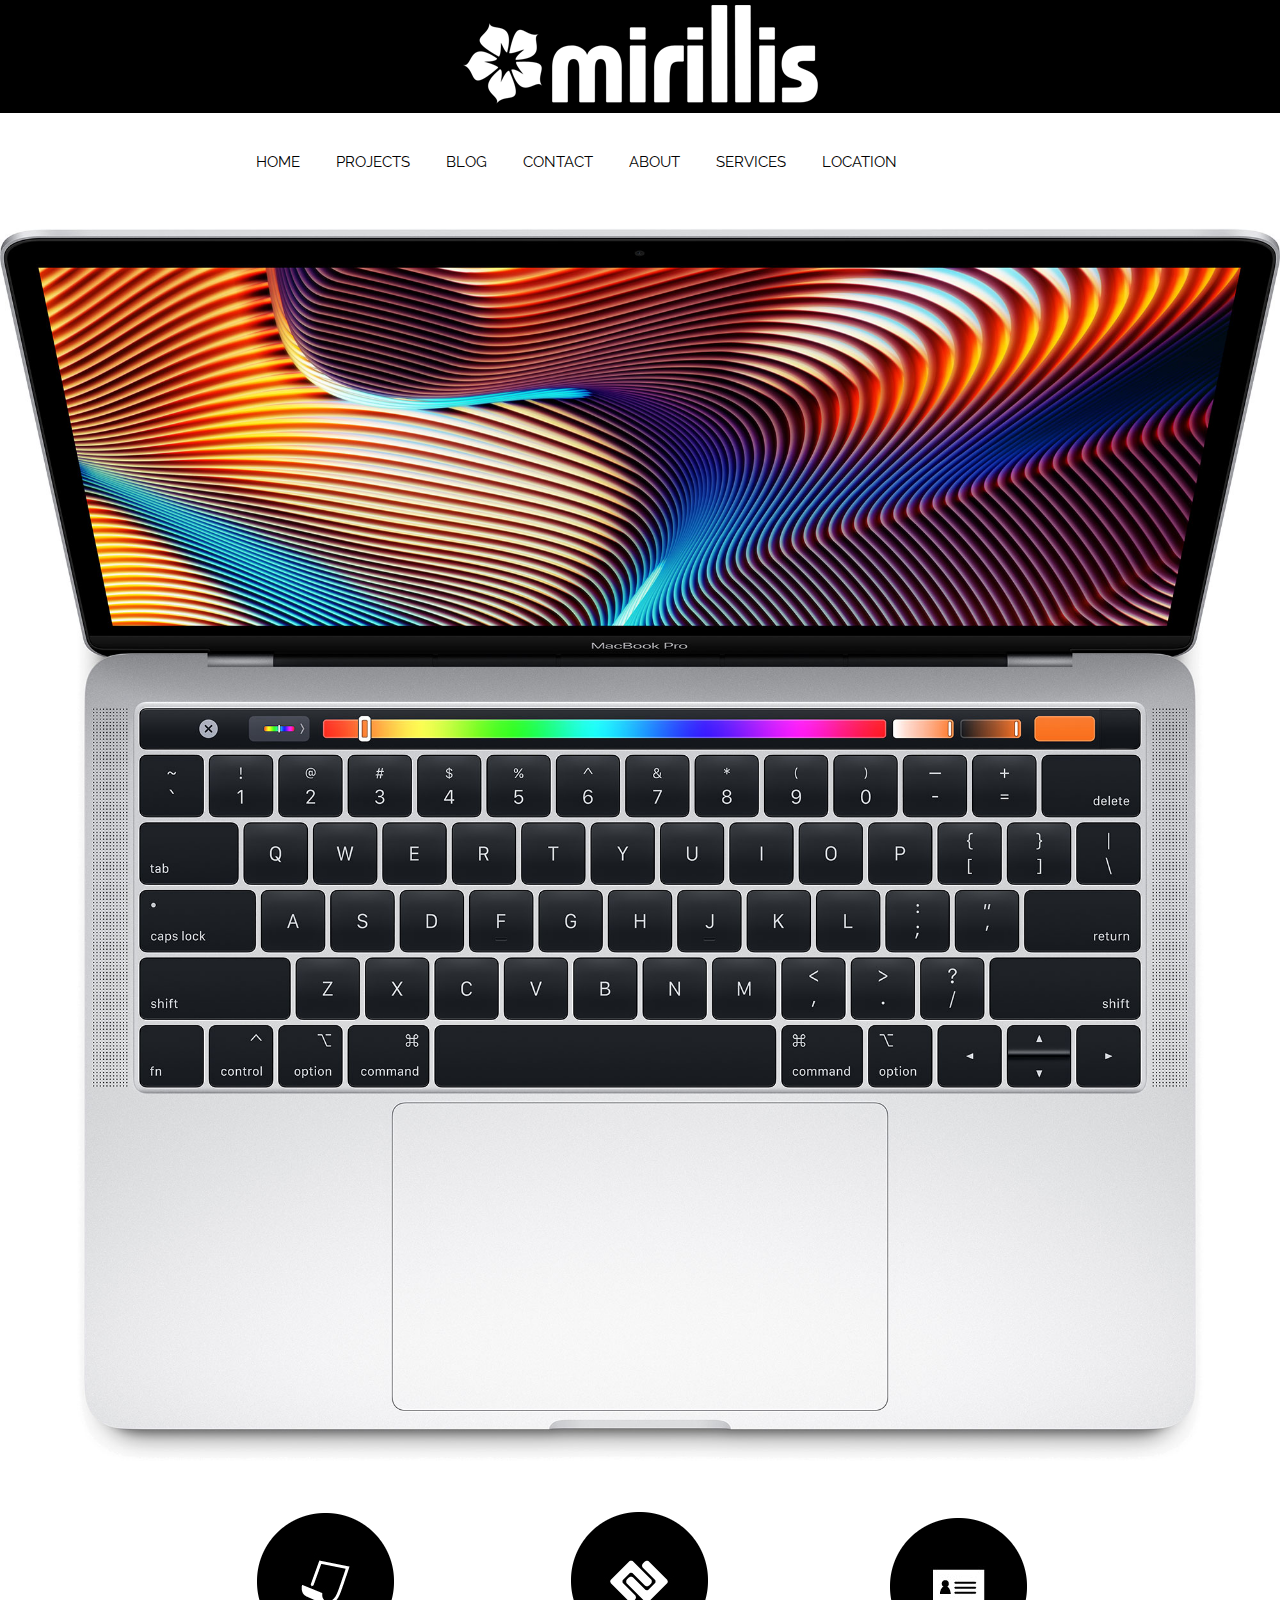
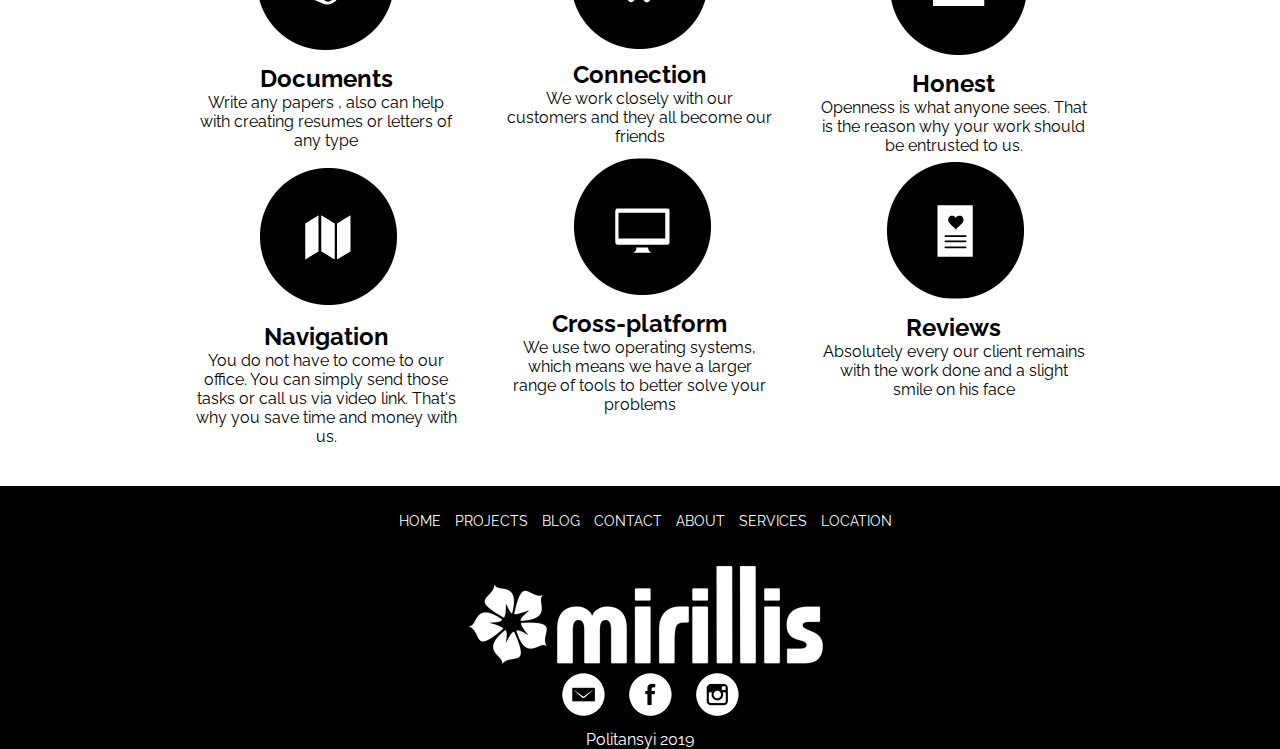
<file: index.html>
<!DOCTYPE html>
<html lang="en">

<head>
    <meta charset="UTF-8">
    <link rel="shortcut icon" href="IMG/Main.png" type="image/png">
    <link rel="stylesheet" href="CSS/main.css">
    <link href="https://fonts.googleapis.com/css?family=Raleway&display=swap" rel="stylesheet">
    <title>Mirralise</title>
</head>

<body>
    <header>
        <div class="logo">
            <a href="index.html"><img class="graficlogo" src="IMG/logo.png" alt="Logo"></a>
        </div>
        <nav>
            <div class="topnav" id="myTopnav">
                <a href="index.html">HOME</a>
                <a href="projects.html">PROJECTS</a>
                <a href="blog.html">BLOG</a>
                <a href="contact.html">CONTACT</a>
                <a href="about.html">ABOUT</a>
                <a href="services.html">SERVICES</a>
                <a href="location.html">LOCATION</a>
                <a id="menu" href="#" class="icon">&#9776;</a>
            </div>
        </nav>
    </header>
    <main>
        <img src="IMG/web_1.jpg" alt="" class="mw-100">
        <div class="advantages__container">
            <div class="advantages">
                <div class="advanteges__item">
                    <img src="IMG/company_icons/1.png" alt="">
                    <h2>Documents</h2>
                    <p>Write any papers , also can help with creating resumes or letters of any type</p>
                </div>
                <div class="advanteges__item">
                    <img src="IMG/company_icons/2.png" alt="">
                    <h2>Connection</h2>
                    <p>We work closely with our customers and they all become our friends</p>
                </div>
                <div class="advanteges__item">
                    <img src="IMG/company_icons/3.png" alt="">
                    <h2>Honest</h2>
                    <p>Openness is what anyone sees. That is the reason why your work should be entrusted to us.</p>
                </div>
                <div class="advanteges__item">
                    <img src="IMG/company_icons/4.png" alt="">
                    <h2>Navigation</h2>
                    <p>You do not have to come to our office. You can simply send those tasks or call us via video link. That's why you save time and money with us.</p>
                </div>
                <div class="advanteges__item">
                    <img src="IMG/company_icons/5.png" alt="">
                    <h2>Cross-platform</h2>
                    <p>We use two operating systems, which means we have a larger range of tools to better solve your problems</p>
                </div>
                <div class="advanteges__item">
                    <img src="IMG/company_icons/6.png" alt="">
                    <h2>Reviews</h2>
                    <p>Absolutely every our client remains with the work done and a slight smile on his face</p>
                </div>
            </div>
        </div>
    </main>
    <footer>
        <nav>
            <a href="index.html">HOME</a>
            <a href="projects.html">PROJECTS</a>
            <a href="blog.html">BLOG</a>
            <a href="contact.html">CONTACT</a>
            <a href="about.html">ABOUT</a>
            <a href="services.html">SERVICES</a>
            <a href="location.html">LOCATION</a>
        </nav>
        <div class="logo">
            <a href="index.html"><img class="graficlogo" src="IMG/logo.png" alt=""></a>
        </div>
        <div class="social">
            <a href="mailto:vanyapolitanskiy@gmail.com" target="blank"><img src="IMG/social_icons/em.png" alt="e-mail"></a>
            <!-Target="blank - Загружает страницу в новое окно бразуера"->
            <a href="https://www.facebook.com/profile.php?id=100008325156085" target="blank"><img src="IMG/social_icons/face.png" alt="facebook"></a>
            <a href="https://www.instagram.com/__politik__/" target="blank"><img src="IMG/social_icons/inst.png" alt="instagram"></a>
        </div>
        <p>Politansyi 2019</p>
    </footer>
    <script src="JS/script.js"></script>
</body>

</html>
</file>
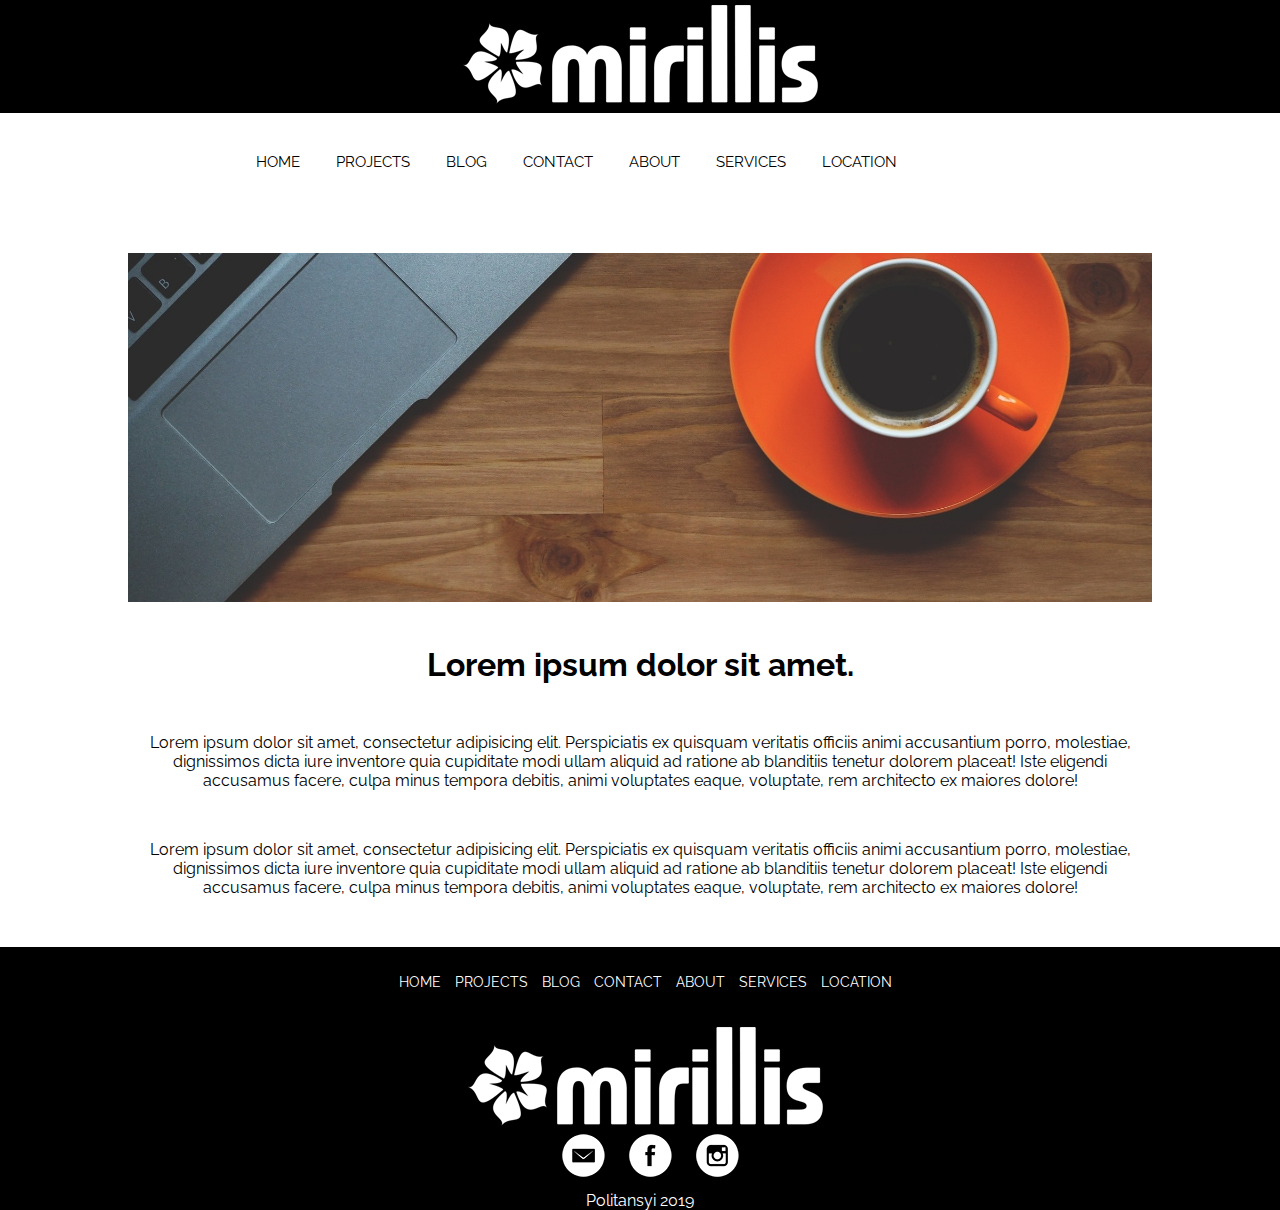
<file: about.html>
<!DOCTYPE html>
<html lang="en">

<head>
    <meta charset="UTF-8">
    <link rel="shortcut icon" href="IMG/About.png" type="image/png">
    <link rel="stylesheet" href="CSS/main.css">
    <link href="https://fonts.googleapis.com/css?family=Raleway&display=swap" rel="stylesheet">
    <title>Mirralise</title>
</head>

<body>
    <header>
        <div class="logo">
            <a href="index.html"><img class="graficlogo" src="IMG/logo.png" alt="Logo"></a>
        </div>
        <nav>
            <div class="topnav" id="myTopnav">
                <a href="index.html">HOME</a>
                <a href="projects.html">PROJECTS</a>
                <a href="blog.html">BLOG</a>
                <a href="contact.html">CONTACT</a>
                <a href="about.html">ABOUT</a>
                <a href="services.html">SERVICES</a>
                <a href="location.html">LOCATION</a>
                <a id="menu" href="#" class="icon">&#9776;</a>
            </div>
        </nav>
    </header>
    <main>
        <div class="about__container">
            <img src="IMG/imgonline-com-ua-Resize-HKKLmMgxtNQ.jpg" alt="">
            <h1>Lorem ipsum dolor sit amet.</h1>
            <p>Lorem ipsum dolor sit amet, consectetur adipisicing elit. Perspiciatis ex quisquam veritatis officiis animi accusantium porro, molestiae, dignissimos dicta iure inventore quia cupiditate modi ullam aliquid ad ratione ab blanditiis tenetur dolorem placeat! Iste eligendi accusamus facere, culpa minus tempora debitis, animi voluptates eaque, voluptate, rem architecto ex maiores dolore!</p>
            <p>Lorem ipsum dolor sit amet, consectetur adipisicing elit. Perspiciatis ex quisquam veritatis officiis animi accusantium porro, molestiae, dignissimos dicta iure inventore quia cupiditate modi ullam aliquid ad ratione ab blanditiis tenetur dolorem placeat! Iste eligendi accusamus facere, culpa minus tempora debitis, animi voluptates eaque, voluptate, rem architecto ex maiores dolore!</p>
        </div>
    </main>
    <footer>
        <nav>
            <a href="index.html">HOME</a>
            <a href="projects.html">PROJECTS</a>
            <a href="blog.html">BLOG</a>
            <a href="contact.html">CONTACT</a>
            <a href="about.html">ABOUT</a>
            <a href="services.html">SERVICES</a>
            <a href="location.html">LOCATION</a>
        </nav>
        <div class="logo">
            <a href="index.html"><img class="graficlogo" src="IMG/logo.png" alt=""></a>
        </div>
        <div class="social">
            <a href="mailto:vanyapolitanskiy@gmail.com" target="blank"><img src="IMG/social_icons/em.png" alt="e-mail"></a>
            <!-Target="blank - Загружает страницу в новое окно бразуера"->
            <a href="https://www.facebook.com/profile.php?id=100008325156085" target="blank"><img src="IMG/social_icons/face.png" alt="facebook"></a>
            <a href="https://www.instagram.com/__politik__/" target="blank"><img src="IMG/social_icons/inst.png" alt="instagram"></a>
        </div>
        <p>Politansyi 2019</p>
    </footer>
    <script src="JS/script.js"></script>
</body>

</html>
</file>
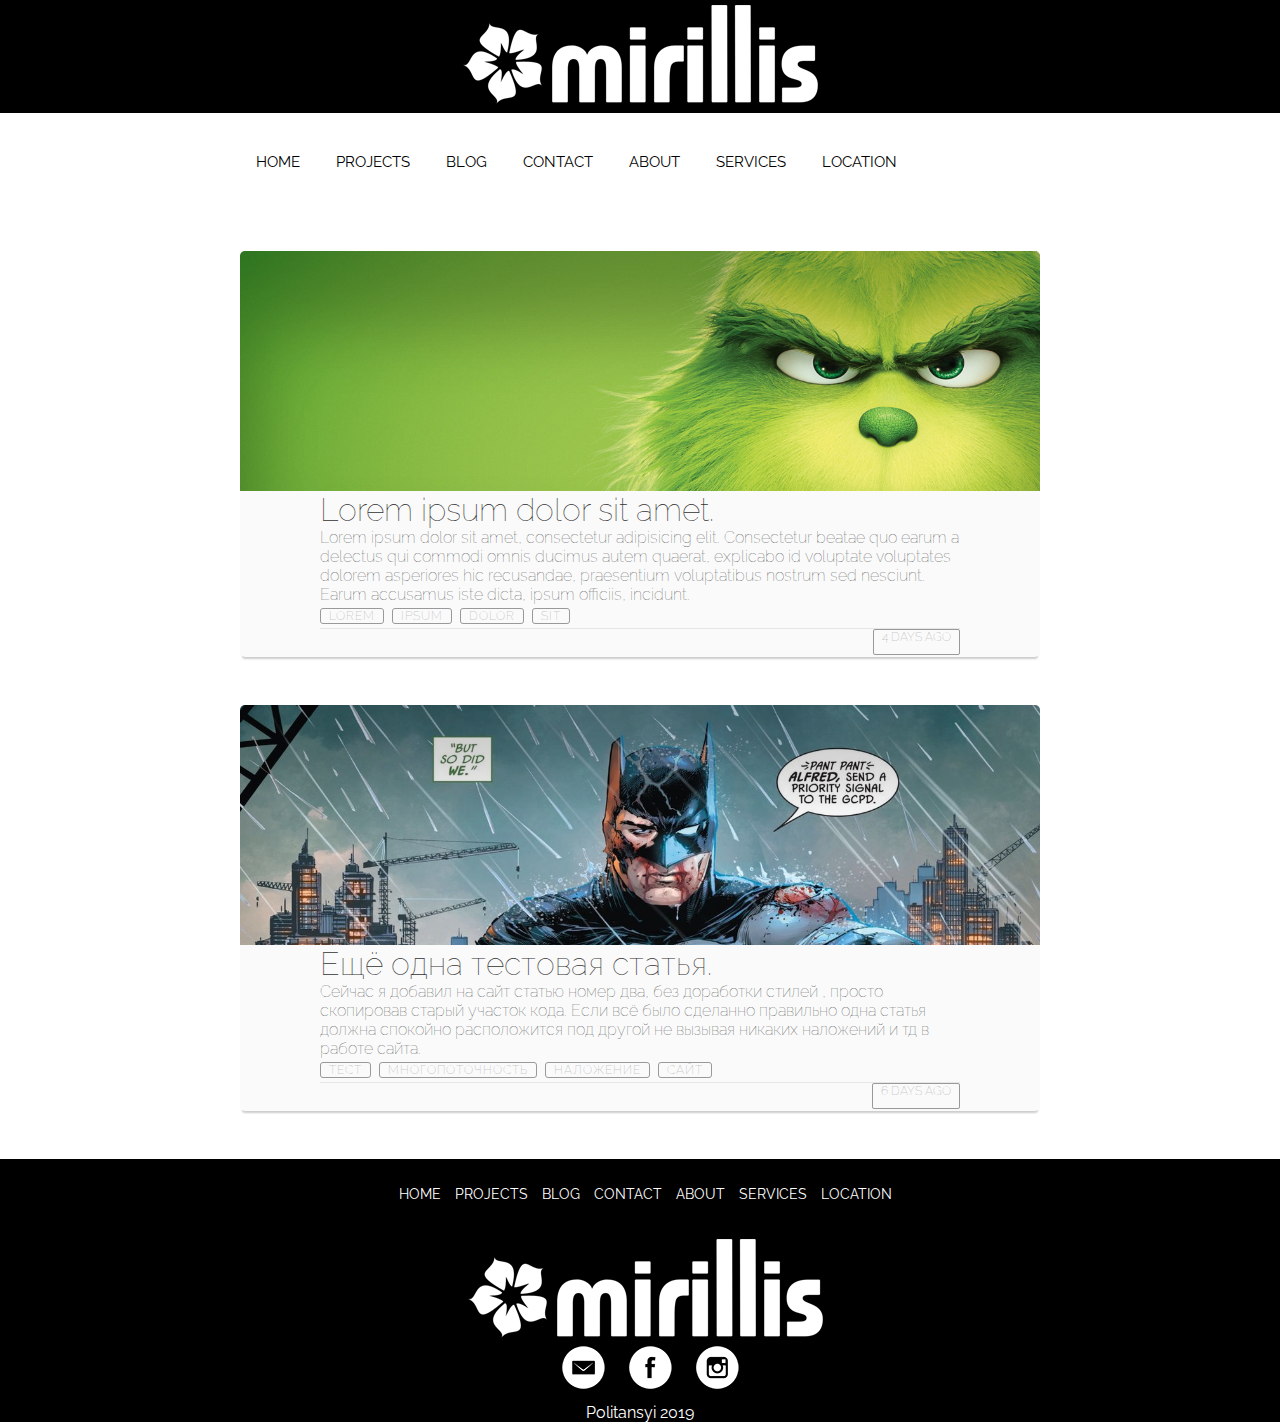
<file: blog.html>
<!DOCTYPE html>
<html lang="en">

<head>
    <meta charset="UTF-8">
    <link rel="shortcut icon" href="IMG/Blog.png" type="image/png">
    <link rel="stylesheet" href="CSS/main.css">
    <link href="https://fonts.googleapis.com/css?family=Raleway&display=swap" rel="stylesheet">
    <title>Mirralise</title>
</head>

<body>
    <header>
        <div class="logo">
            <a href="index.html"><img class="graficlogo" src="IMG/logo.png" alt="Logo"></a>
        </div>
        <nav>
            <div class="topnav" id="myTopnav">
                <a href="index.html">HOME</a>
                <a href="projects.html">PROJECTS</a>
                <a href="blog.html">BLOG</a>
                <a href="contact.html">CONTACT</a>
                <a href="about.html">ABOUT</a>
                <a href="services.html">SERVICES</a>
                <a href="location.html">LOCATION</a>
                <a id="menu" href="#" class="icon">&#9776;</a>
            </div>
        </nav>
    </header>
    <main>
        <div class="blog-container">
            <div class="blog-header">
                <div class="blog-cover">
                </div>
            </div>
            <div class="blog-body">
                <div class="blog-title">
                    <h1><a href="#">Lorem ipsum dolor sit amet.</a></h1>
                </div>
                <div class="blog-text">
                    <p>Lorem ipsum dolor sit amet, consectetur adipisicing elit. Consectetur beatae quo earum a delectus qui commodi omnis ducimus autem quaerat, explicabo id voluptate voluptates dolorem asperiores hic recusandae, praesentium voluptatibus nostrum sed nesciunt. Earum accusamus iste dicta, ipsum officiis, incidunt.</p>
                </div>
                <div class="blog-tags">
                    <ul>
                        <li><a href="#">Lorem</a></li>
                        <li><a href="#">ipsum</a></li>
                        <li><a href="#">dolor</a></li>
                        <li><a href="#">sit</a></li>
                    </ul>
                </div>
            </div>
            <div class="blog-footer">
                <ul>
                    <li class="published-date">4 days ago</li>
                </ul>
            </div>
        </div>
        <div class="blog-container">
            <div class="blog-header">
                <div class="blog-cover_batman-edition">
                </div>
            </div>
            <div class="blog-body">
                <div class="blog-title">
                    <h1><a href="#">Ещё одна тестовая статья.</a></h1>
                </div>
                <div class="blog-text">
                    <p>Сейчас я добавил на сайт статью номер два, без доработки стилей , просто скопировав старый участок кода. Если всё было сделанно правильно одна статья должна спокойно расположится под другой не вызывая никаких наложений и тд в работе сайта.</p>
                </div>
                <div class="blog-tags">
                    <ul>
                        <li><a href="#">Тест</a></li>
                        <li><a href="#">Многопоточность</a></li>
                        <li><a href="#">Наложение</a></li>
                        <li><a href="#">Сайт</a></li>
                    </ul>
                </div>
            </div>
            <div class="blog-footer">
                <ul>
                    <li class="published-date">6 days ago</li>
                </ul>
            </div>
        </div>
    </main>
    <footer>
        <nav>
            <a href="index.html">HOME</a>
            <a href="projects.html">PROJECTS</a>
            <a href="blog.html">BLOG</a>
            <a href="contact.html">CONTACT</a>
            <a href="about.html">ABOUT</a>
            <a href="services.html">SERVICES</a>
            <a href="location.html">LOCATION</a>
        </nav>
        <div class="logo">
            <a href="index.html"><img class="graficlogo" src="IMG/logo.png" alt=""></a>
        </div>
        <div class="social">
            <a href="mailto:vanyapolitanskiy@gmail.com" target="blank"><img src="IMG/social_icons/em.png" alt="e-mail"></a>
            <!-Target="blank - Загружает страницу в новое окно бразуера"->
            <a href="https://www.facebook.com/profile.php?id=100008325156085" target="blank"><img src="IMG/social_icons/face.png" alt="facebook"></a>
            <a href="https://www.instagram.com/__politik__/" target="blank"><img src="IMG/social_icons/inst.png" alt="instagram"></a>
        </div>
        <p>Politansyi 2019</p>
    </footer>
    <script src="JS/script.js"></script>
</body>

</html>
</file>
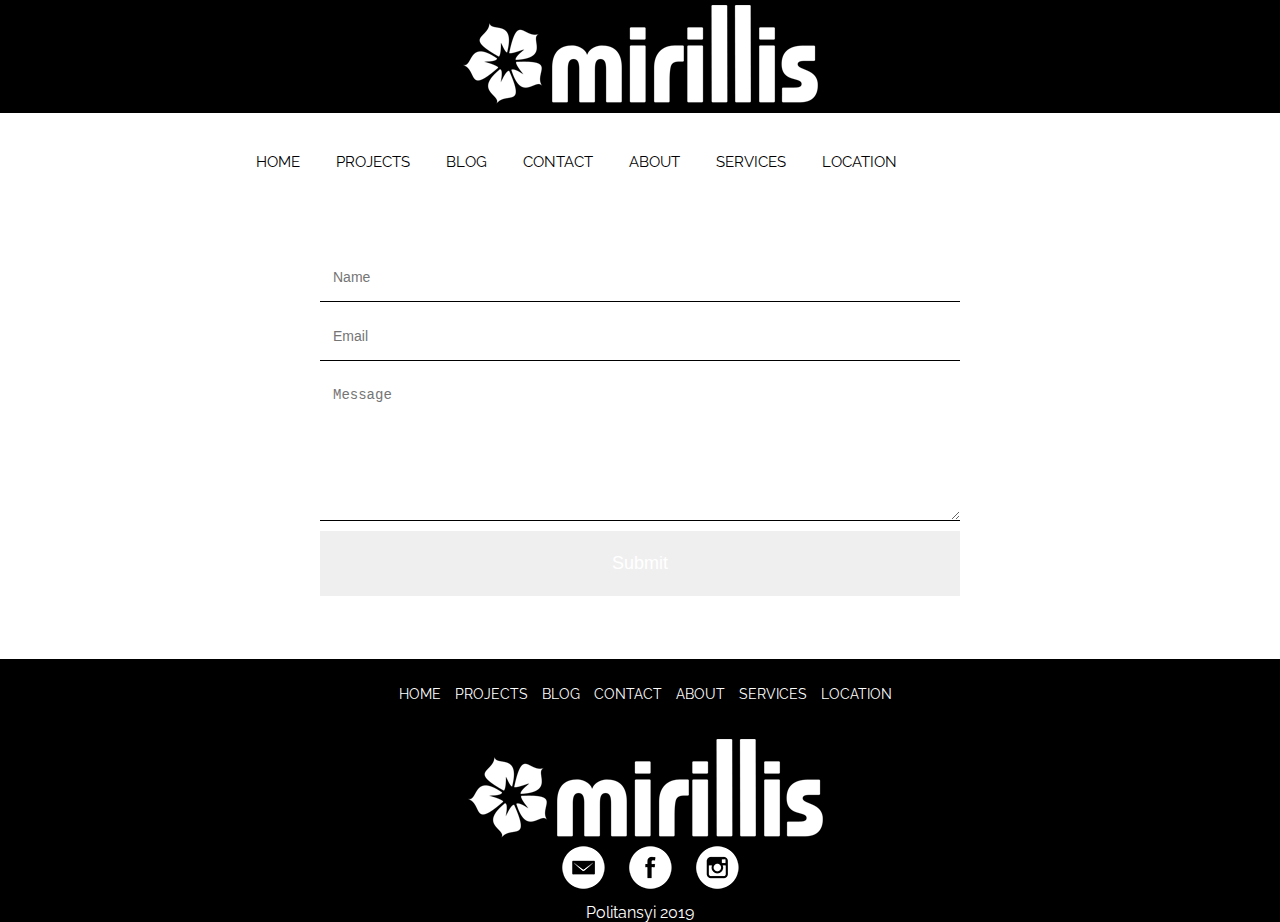
<file: contact.html>
<!DOCTYPE html>
<html lang="en">

<head>
    <meta charset="UTF-8">
    <link rel="shortcut icon" href="IMG/Contact.png" type="image/png">
    <link rel="stylesheet" href="CSS/main.css">
    <link href="https://fonts.googleapis.com/css?family=Raleway&display=swap" rel="stylesheet">
    <title>Mirralise</title>
</head>

<body>
    <header>
        <div class="logo">
            <a href="index.html"><img class="graficlogo" src="IMG/logo.png" alt="Logo"></a>
        </div>
        <nav>
            <div class="topnav" id="myTopnav">
                <a href="index.html">HOME</a>
                <a href="projects.html">PROJECTS</a>
                <a href="blog.html">BLOG</a>
                <a href="contact.html">CONTACT</a>
                <a href="about.html">ABOUT</a>
                <a href="services.html">SERVICES</a>
                <a href="location.html">LOCATION</a>
                <a id="menu" href="#" class="icon">&#9776;</a>
            </div>
        </nav>
    </header>
    <main>
        <form class="form">
            <p><input type="text" name="name" class="feedback-input" placeholder="Name" id="name"></p>
            <p><input type="email" name="email" class="feedback-input" placeholder="Email" id="email"></p>
            <p><textarea name="text" id="comment" placeholder="Message" class="feedback-input"></textarea></p>
            <input type="submit" value="Submit" class="button-submit">
            <div class="ease"></div>
        </form>
    </main>
    <footer>
        <nav>
            <a href="index.html">HOME</a>
            <a href="projects.html">PROJECTS</a>
            <a href="blog.html">BLOG</a>
            <a href="contact.html">CONTACT</a>
            <a href="about.html">ABOUT</a>
            <a href="services.html">SERVICES</a>
            <a href="location.html">LOCATION</a>
        </nav>
        <div class="logo">
            <a href="index.html"><img class="graficlogo" src="IMG/logo.png" alt=""></a>
        </div>
        <div class="social">
            <a href="mailto:vanyapolitanskiy@gmail.com" target="blank"><img src="IMG/social_icons/em.png" alt="e-mail"></a>
            <!-Target="blank - Загружает страницу в новое окно бразуера"->
            <a href="https://www.facebook.com/profile.php?id=100008325156085" target="blank"><img src="IMG/social_icons/face.png" alt="facebook"></a>
            <a href="https://www.instagram.com/__politik__/" target="blank"><img src="IMG/social_icons/inst.png" alt="instagram"></a>
        </div>
        <p>Politansyi 2019</p>
    </footer>
    <script src="JS/script.js"></script>
</body>

</html>
</file>
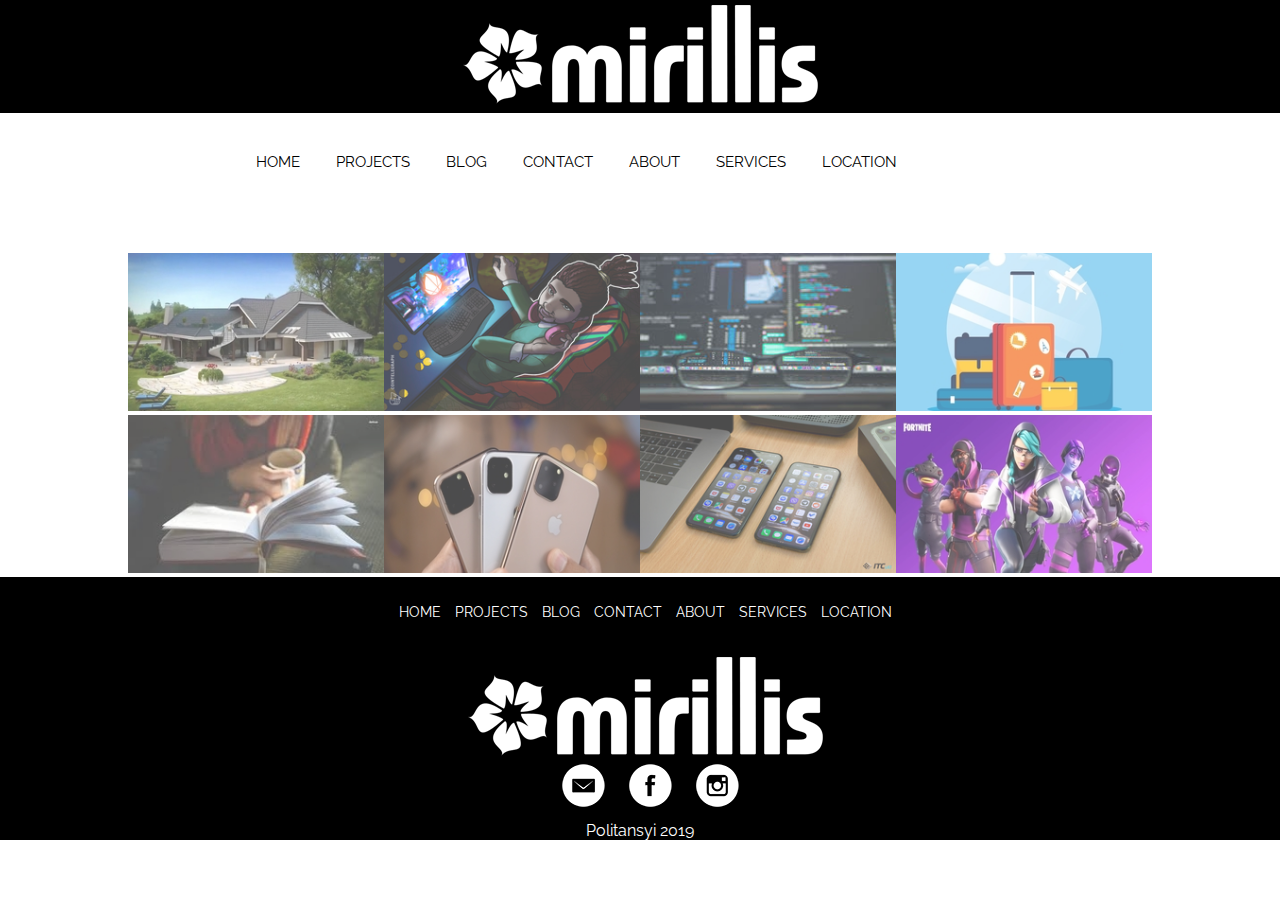
<file: projects.html>
<!DOCTYPE html>
<html lang="en">

<head>
    <meta charset="UTF-8">
    <link rel="shortcut icon" href="IMG/Project.png" type="image/png">
    <link rel="stylesheet" href="CSS/main.css">
    <link href="https://fonts.googleapis.com/css?family=Raleway&display=swap" rel="stylesheet">
    <title>Mirralise</title>
</head>

<body>
    <header>
        <div class="logo">
            <a href="index.html"><img class="graficlogo" src="IMG/logo.png" alt="Logo"></a>
        </div>
        <nav>
            <div class="topnav" id="myTopnav">
                <a href="index.html">HOME</a>
                <a href="projects.html">PROJECTS</a>
                <a href="blog.html">BLOG</a>
                <a href="contact.html">CONTACT</a>
                <a href="about.html">ABOUT</a>
                <a href="services.html">SERVICES</a>
                <a href="location.html">LOCATION</a>
                <a id="menu" href="#" class="icon">&#9776;</a>
            </div>
        </nav>
    </header>
    <main class="project">
        <div class="gallery">
            <div class="photo-itm"><img src="IMG/gallery_slides/slide1.jpg" alt=""></div>
            <div class="photo-itm"><img src="IMG/gallery_slides/slide2.jpg" alt=""></div>
            <div class="photo-itm"><img src="IMG/gallery_slides/slide3.jpg" alt=""></div>
            <div class="photo-itm"><img src="IMG/gallery_slides/slide4.jpg" alt=""></div>
            <div class="photo-itm"><img src="IMG/gallery_slides/slide5.jpg" alt=""></div>
            <div class="photo-itm"><img src="IMG/gallery_slides/slide6.jpg" alt=""></div>
            <div class="photo-itm"><img src="IMG/gallery_slides/slide7.jpg" alt=""></div>
            <div class="photo-itm"><img src="IMG/gallery_slides/slide8.jpg" alt=""></div>
        </div>
    </main>
    <footer>
        <nav>
            <a href="index.html">HOME</a>
            <a href="projects.html">PROJECTS</a>
            <a href="blog.html">BLOG</a>
            <a href="contact.html">CONTACT</a>
            <a href="about.html">ABOUT</a>
            <a href="services.html">SERVICES</a>
            <a href="location.html">LOCATION</a>
        </nav>
        <div class="logo">
            <a href="index.html"><img class="graficlogo" src="IMG/logo.png" alt=""></a>
        </div>
        <div class="social">
            <a href="mailto:vanyapolitanskiy@gmail.com" target="blank"><img src="IMG/social_icons/em.png" alt="e-mail"></a>
            <!-Target="blank - Загружает страницу в новое окно бразуера"->
            <a href="https://www.facebook.com/profile.php?id=100008325156085" target="blank"><img src="IMG/social_icons/face.png" alt="facebook"></a>
            <a href="https://www.instagram.com/__politik__/" target="blank"><img src="IMG/social_icons/inst.png" alt="instagram"></a>
        </div>
        <p>Politansyi 2019</p>
    </footer>
    <script src="JS/script.js"></script>
</body>

</html>
</file>
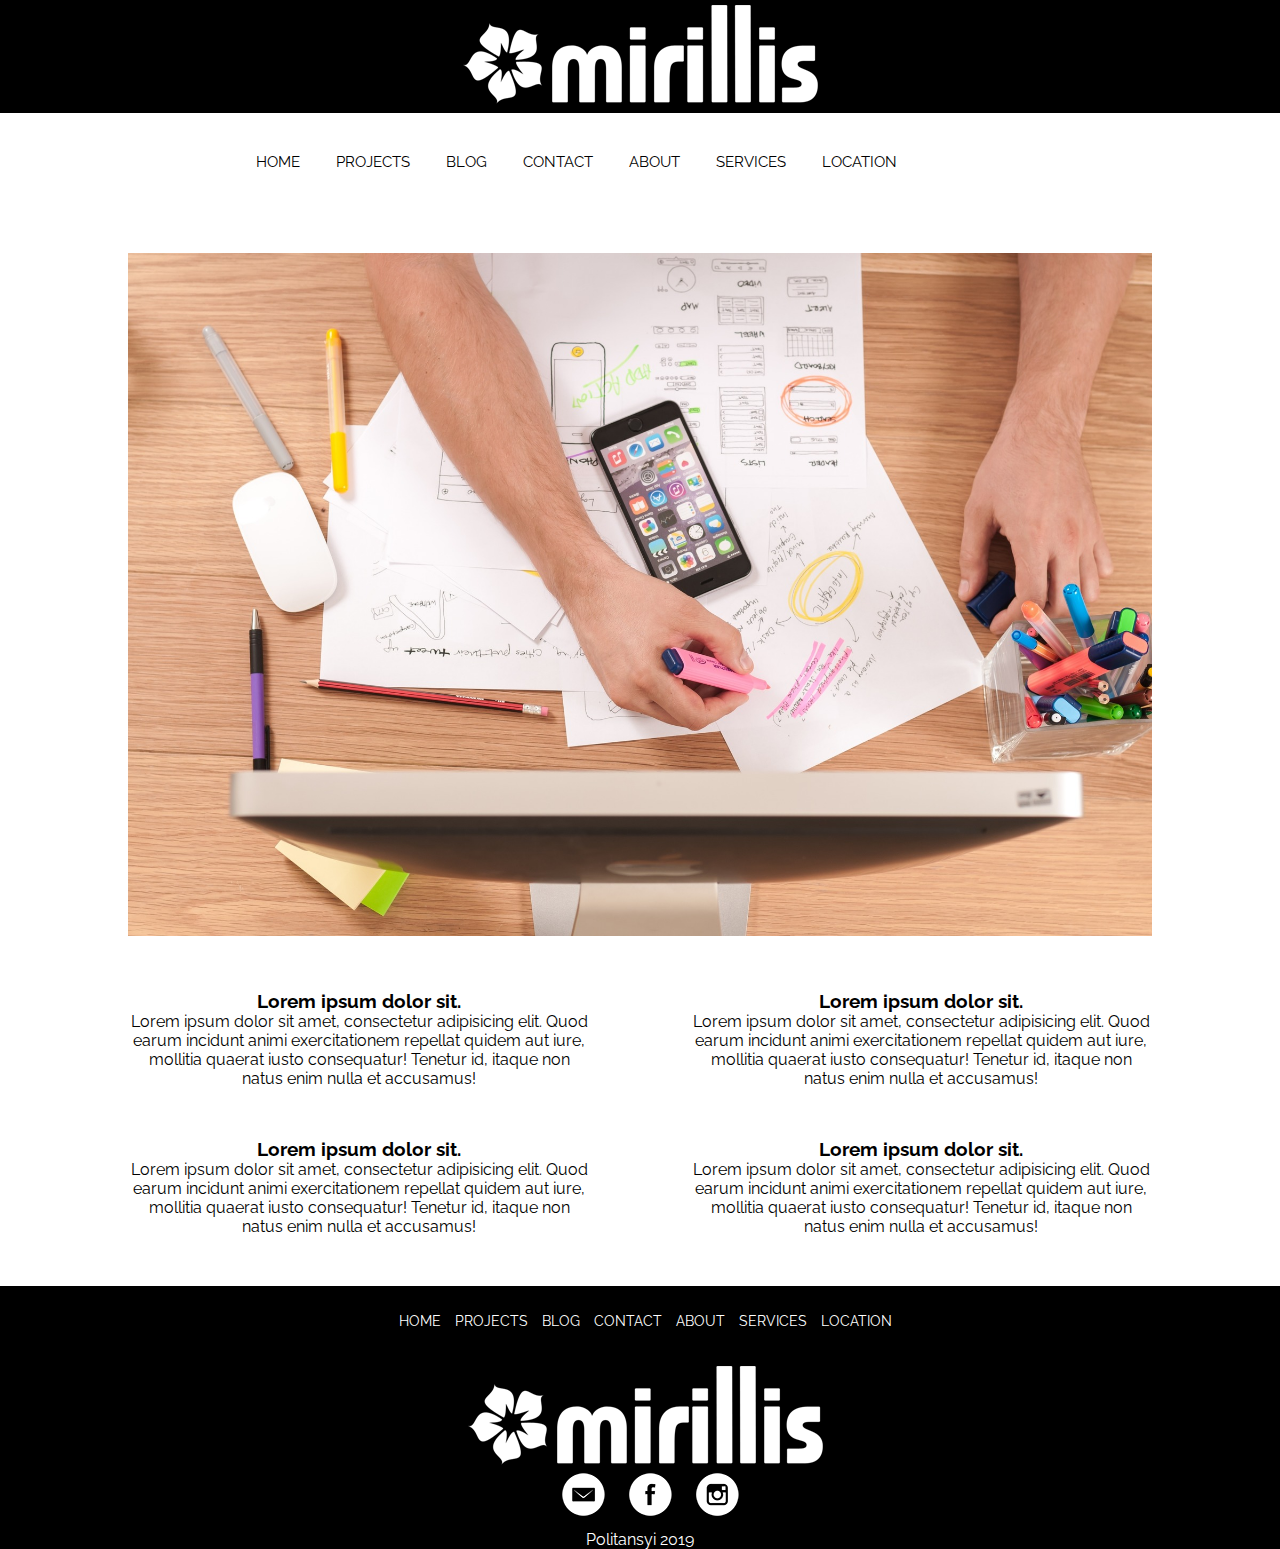
<file: services.html>
<!DOCTYPE html>
<html lang="en">

<head>
    <meta charset="UTF-8">
    <link rel="shortcut icon" href="IMG/Services.png" type="image/png">
    <link rel="stylesheet" href="CSS/main.css">
    <link href="https://fonts.googleapis.com/css?family=Raleway&display=swap" rel="stylesheet">
    <title>Mirralise</title>
</head>

<body>
    <header>
        <div class="logo">
            <a href="index.html"><img class="graficlogo" src="IMG/logo.png" alt="Logo"></a>
        </div>
        <nav>
            <div class="topnav" id="myTopnav">
                <a href="index.html">HOME</a>
                <a href="projects.html">PROJECTS</a>
                <a href="blog.html">BLOG</a>
                <a href="contact.html">CONTACT</a>
                <a href="about.html">ABOUT</a>
                <a href="services.html">SERVICES</a>
                <a href="location.html">LOCATION</a>
                <a id="menu" href="#" class="icon">&#9776;</a>
            </div>
        </nav>
    </header>
    <main class="services">
        <img src="IMG/services.jpg" alt="">
        <div class="services__container">
            <div class="serveices__container__block">
                <h3>Lorem ipsum dolor sit.</h3>
                <p>Lorem ipsum dolor sit amet, consectetur adipisicing elit. Quod earum incidunt animi exercitationem repellat quidem aut iure, mollitia quaerat iusto consequatur! Tenetur id, itaque non natus enim nulla et accusamus!</p>
            </div>
            <div class="serveices__container__block">
                <h3>Lorem ipsum dolor sit.</h3>
                <p>Lorem ipsum dolor sit amet, consectetur adipisicing elit. Quod earum incidunt animi exercitationem repellat quidem aut iure, mollitia quaerat iusto consequatur! Tenetur id, itaque non natus enim nulla et accusamus!</p>
            </div>
            <div class="serveices__container__block">
                <h3>Lorem ipsum dolor sit.</h3>
                <p>Lorem ipsum dolor sit amet, consectetur adipisicing elit. Quod earum incidunt animi exercitationem repellat quidem aut iure, mollitia quaerat iusto consequatur! Tenetur id, itaque non natus enim nulla et accusamus!</p>
            </div>
            <div class="serveices__container__block">
                <h3>Lorem ipsum dolor sit.</h3>
                <p>Lorem ipsum dolor sit amet, consectetur adipisicing elit. Quod earum incidunt animi exercitationem repellat quidem aut iure, mollitia quaerat iusto consequatur! Tenetur id, itaque non natus enim nulla et accusamus!</p>
            </div>
        </div>
    </main>
    <footer>
        <nav>
            <a href="index.html">HOME</a>
            <a href="projects.html">PROJECTS</a>
            <a href="blog.html">BLOG</a>
            <a href="contact.html">CONTACT</a>
            <a href="about.html">ABOUT</a>
            <a href="services.html">SERVICES</a>
            <a href="location.html">LOCATION</a>
        </nav>
        <div class="logo">
            <a href="index.html"><img class="graficlogo" src="IMG/logo.png" alt=""></a>
        </div>
        <div class="social">
            <a href="mailto:vanyapolitanskiy@gmail.com" target="blank"><img src="IMG/social_icons/em.png" alt="e-mail"></a>
            <!-Target="blank - Загружает страницу в новое окно бразуера"->
            <a href="https://www.facebook.com/profile.php?id=100008325156085" target="blank"><img src="IMG/social_icons/face.png" alt="facebook"></a>
            <a href="https://www.instagram.com/__politik__/" target="blank"><img src="IMG/social_icons/inst.png" alt="instagram"></a>
        </div>
        <p>Politansyi 2019</p>
    </footer>
    <script src="JS/script.js"></script>
</body>

</html>
</file>
<file: CSS/main.css>
* {
    margin: 0;
    padding: 0;
}

a {
    text-decoration: none;
}

li {
    text-decoration: none;
    list-style: none;
}

body {
    font-family: 'Raleway', sans-serif;
}

.logo {
    background: #000;
    width: 100%;
    display: flex;
    justify-content: center;
}

.graficlogo {
    padding: 5px;
    max-width: 100%;
    box-sizing: border-box;
}

nav {
    margin: auto;
    width: 800px;
    height: 50px;
}

.topnav {
    background-color: #fff;
    font-size: 14px;
    margin-top: 40px;
}

.topnav a {
    color: #000;
    text-align: center;
    padding: 14px 16px;
    font-size: 15px;
}

.topnav a:hover {
    border-bottom: 2px solid #000;
}

.topnav .icon {
    display: none;
}

.mw-100 {
    max-width: 100%;
}

.advantages__container {
    display: flex;
    justify-content: center;
}

.advantages {
    padding-top: 40px;
    padding-bottom: 40px;
    width: 70%;
    display: flex;
    justify-content: space-between;
    text-align: center;
    flex-wrap: wrap;
}

.advanteges__item {
    width: 30%;
}

footer {
    width: 100%;
    height: auto;
    background: #000;
    margin: 0 auto;
    text-align: center;
    padding-top: 25px;
}

footer a {
    color: white;
    font-size: 14px;
    margin-left: 10px;
}

footer p {
    color: white;
}

footer nav a:hover {
    border-bottom: 1px solid white;
}

.social img {
    margin-left: 10px;
    margin-bottom: 10px;
}

.social img:hover {
    background: #494949;
    border-radius: 50%;
}

.gallery {
    width: 80%;
    margin: auto;
    display: flex;
    flex-wrap: wrap;
    margin-top: 50px;
}

.photo-itm {
    width: 25%;
}

.photo-itm img {
    box-sizing: border-box;
    max-width: 100%;
    opacity: 0.7;
}

.photo-itm img:hover {
    opacity: 1.0;
}

.blog-container {
    background: #fafafa;
    border-radius: 5px;
    box-shadow: rgba(0, 0, 0, 0.2) 0 4px 2px -2px;
    font-weight: 100;
    margin: 48px auto;
    width: 50rem;
}

.blog-container a:hover {
    border-color: #ff4d4d;
    color: #ff4d4d;
}

.blog-cover {
    background: url(../IMG/remake.jpg);
    background-size: cover;
    border-radius: 5px 5px 0 0;
    height: 15rem;
    box-shadow: inset rgba(0, 0, 0, 0.2) 0 64px 64px 16px;
}

.blog-cover_batman-edition {
    background: url(../IMG/batman.jpg);
    background-size: cover;
    border-radius: 5px 5px 0 0;
    height: 15rem;
    box-shadow: inset rgba(0, 0, 0, 0.2) 0 64px 64px 16px;
}

.blog-body {
    margin: 0 auto;
    width: 80%;
}

.blog-title h1 a {
    color: #333;
    font-weight: 100;
}

.blog-text p {
    color: #4d4d4d;
}

.blog-tags ul {
    display: flex;
    flex-direction: row;
    flex-wrap: wrap;
    list-style: none;
    padding-left: 0;
}

.blog-tags li+li {
    margin-left: 0.5rem;
}

.blog-tags a {
    border: 1px solid #999999;
    border-radius: 3px;
    color: #999999;
    font-size: .75rem;
    height: 1.5rem;
    line-height: 1.5rem;
    letter-spacing: 1px;
    padding: 0 .5rem;
    text-align: center;
    text-transform: uppercase;
    white-space: nowrap;
    width: 5rem;
}

.blog-footer {
    border-top: 1px solid #e6e6e6;
    margin: 0 auto;
    padding-bottom: .125rem;
    width: 80%;
}

.blog-footer ul {
    list-style: none;
    display: flex;
    flex: row wrap;
    justify-content: flex-end;
    padding-left: 0;

}

.blog-footer li {
    color: #999999;
    font-size: .75rem;
    height: 1.5rem;
    text-align: center;
    text-transform: uppercase;
    position: relative;
    white-space: nowrap;
}

.published-date {
    border: 1px solid #999999;
    border-radius: 2px;
    padding: 0 .5rem;
}

#map {
    width: 100%;
    height: 400px;
}

.form {
    width: 50%;
    margin: 50px auto;
}

.feedback-input {
    color: #000;
    font-weight: 300;
    font-size: 14px;
    line-height: 22px;
    background-color: #fff;
    padding: 13px;
    margin-bottom: 10px;
    width: 100%;
    -webkit-box-sizing: border-box;
    -moz-box-sizing: border-box;
    box-sizing: border-box;
    border: 0px solid transparent;
    border-bottom: 1px solid #000;
}

textarea {
    width: 100%;
    height: 150px;
    resize: vertical;
}

.button-submit {
    float: left;
    width: 100%;
    border: 0px solid transparent;
    cursor: pointer;
    border-color: #000;
    color: white;
    font-size: 18px;
    padding-top: 22px;
    padding-bottom: 22px;
    transition: all 0.3s;
    margin-top: -4px;
    font-weight: 300;
}

.button-submit:hover {
    background-color: #fff;
    color: #000;
    border: 1px solid #000;
}

.ease {
    width: 0px;
    height: 74px;
    background-color: #fbfbfb;
    transition: .3s ease;
}

.about__container {
    width: 80%;
    margin: 50px auto;
    text-align: center;
}

.about__container img {
    max-width: 100%;
}

.about__container p {
    margin-top: 50px;
}

.about__container h1 {
    margin-top: 40px;
}

.services {
    width: 80%;
    margin: 50px auto;
    text-align: center;
}

.services img {
    max-width: 100%;
}

.services__container {
    margin-top: 50px;
    display: grid;
    grid-template-columns: auto auto;
    grid-gap: 50px 100px;
}

@media screen and (max-width: 768px) {
    .topnav a:not(:first-child) {
        display: none;
    }

    .topnav a.icon {
        float: right;
        margin-top: -17px;
        display: block;
        color: black;
    }

    nav {
        width: 100%;
    }

    .topnav.responsive {
        position: relative;
    }

    .topnav.responsive a.icon {
        position: absolute;
        right: 0;
        top: 0;
    }

    .topnav.responsive a {
        float: none;
        display: block;
        text-align: left;
    }

    .advanteges__item {
        width: 45%;
    }

    .photo-itm {
        width: 45%;
        margin-left: 10px;
    }

    .blog-container {
        width: 28rem;
    }


}

@media screen and (max-width: 420px) {
    .advantages {
        flex-direction: column;
    }

    .advanteges__item {
        width: 100%;
    }

    .project {
        display: flex;
        justify-content: center;
        align-items: center;
    }

    .gallery {
        width: auto;
        margin: auto;
    }

    .photo-itm {
        width: 70%;
        margin: 0 auto;
    }

    .blog-container {
        width: 20rem;
    }

    .services__container {
        grid-template-columns: auto;
    }
}
</file>
